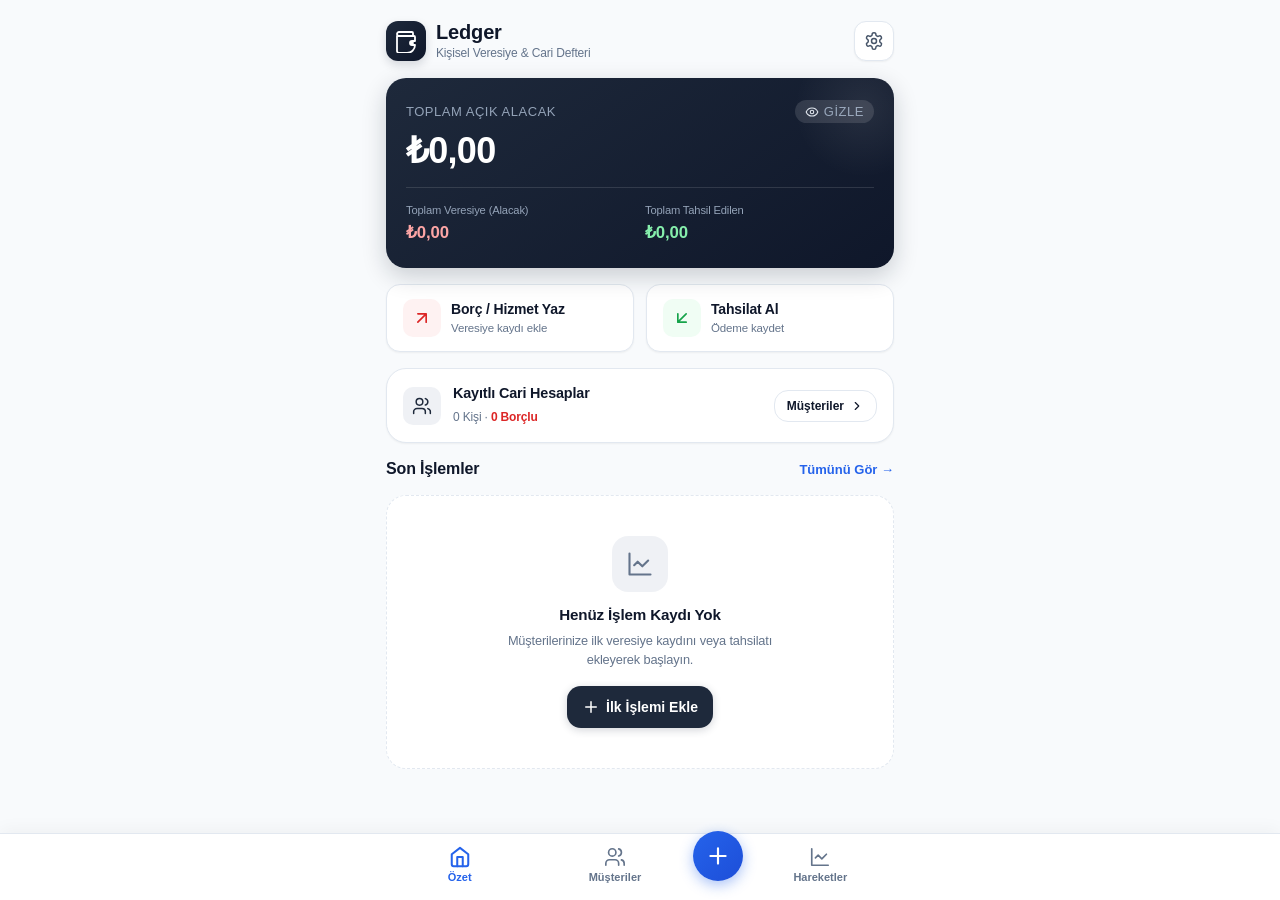
<file: index.html>
<!DOCTYPE html>
<html lang="tr">
<head>
  <meta charset="UTF-8" />
  <meta name="viewport" content="width=device-width, initial-scale=1.0, viewport-fit=cover" />
  <meta name="apple-mobile-web-app-capable" content="yes" />
  <meta name="apple-mobile-web-app-status-bar-style" content="default" />
  <meta name="apple-mobile-web-app-title" content="Ledger" />
  <meta name="format-detection" content="telephone=no" />
  <meta name="theme-color" content="#1E293B" />
  
  <title>Ledger — Kişisel Veresiye Defteri</title>
  
  <link rel="manifest" href="./manifest.webmanifest" />
  <link rel="icon" type="image/png" sizes="192x192" href="./icons/icon-192.png" />
  <link rel="apple-touch-icon" href="./icons/apple-touch-icon.png" />
  
  <link rel="stylesheet" href="./assets/app.css" />
  
  <script src="./assets/icons.js"></script>
  <script src="./db.js"></script>
  <script src="./assets/app.js" defer></script>
</head>
<body>
  <div class="app-container">
    
    <!-- Üst Başlık Barı -->
    <header class="app-header">
      <div class="app-brand">
        <div class="app-logo">
          <script>document.write(icon('wallet', 24));</script>
        </div>
        <div class="app-titles">
          <h1>Ledger</h1>
          <p id="appHeaderSub">Kişisel Veresiye & Cari Defteri</p>
        </div>
      </div>
      <div class="header-actions">
        <button type="button" class="btn-icon" onclick="openSettingsModal()" title="Yedekleme ve Ayarlar" aria-label="Ayarlar">
          <script>document.write(icon('settings', 20));</script>
        </button>
      </div>
    </header>

    <!-- ============================================== -->
    <!-- 1. SEKME: ÖZET (DASHBOARD)                     -->
    <!-- ============================================== -->
    <main id="view-dashboard" class="view-panel active" role="tabpanel" aria-labelledby="tab-dashboard">
      <!-- Hero Bakiye Kartı -->
      <section class="hero-card">
        <div class="hero-header">
          <span>Toplam Açık Alacak</span>
          <button type="button" id="dashBakiyeGizleBtn" class="btn-ghost-toggle" onclick="toggleGenelBakiye()">
            <script>document.write(icon('eye', 14));</script>
            <span>Gizle</span>
          </button>
        </div>
        <div id="dashGenelBakiye" class="hero-amount tabular-nums">₺0,00</div>
        
        <div class="hero-stats">
          <div class="stat-item">
            <span class="stat-label">Toplam Veresiye (Alacak)</span>
            <span id="dashToplamAlacak" class="stat-val red tabular-nums">₺0,00</span>
          </div>
          <div class="stat-item">
            <span class="stat-label">Toplam Tahsil Edilen</span>
            <span id="dashToplamTahsilat" class="stat-val green tabular-nums">₺0,00</span>
          </div>
        </div>
      </section>

      <!-- Hızlı İşlem Ekleme İkili Butonları -->
      <div class="quick-actions-grid">
        <div class="quick-action-btn" onclick="openIslemModal({ tip: 'hizmet' })" role="button" tabindex="0">
          <div class="action-icon-circle borc">
            <script>document.write(icon('arrow-up-right', 20));</script>
          </div>
          <div class="action-text">
            <strong>Borç / Hizmet Yaz</strong>
            <span>Veresiye kaydı ekle</span>
          </div>
        </div>

        <div class="quick-action-btn" onclick="openIslemModal({ tip: 'odeme' })" role="button" tabindex="0">
          <div class="action-icon-circle odeme">
            <script>document.write(icon('arrow-down-left', 20));</script>
          </div>
          <div class="action-text">
            <strong>Tahsilat Al</strong>
            <span>Ödeme kaydet</span>
          </div>
        </div>
      </div>

      <!-- Cari Durum Özeti Çubuğu -->
      <div class="card" style="padding: 14px 16px; display: flex; align-items: center; justify-content: space-between; cursor: pointer;" onclick="switchTab('customers')">
        <div style="display: flex; align-items: center; gap: 12px;">
          <div style="width: 38px; height: 38px; border-radius: 10px; background: rgba(148, 163, 184, 0.15); color: var(--primary); display: flex; align-items: center; justify-content: center;">
            <script>document.write(icon('users', 20));</script>
          </div>
          <div>
            <strong style="font-size: 0.9rem; color: var(--text-main); display: block;">Kayıtlı Cari Hesaplar</strong>
            <span style="font-size: 0.75rem; color: var(--text-muted);">
              <span id="dashMusteriSayisi">0 Kişi</span> · <span id="dashBorcluSayisi" style="color: var(--borc-red); font-weight: 600;">0 Borçlu</span>
            </span>
          </div>
        </div>
        <button type="button" class="btn btn-outline" style="padding: 6px 12px; font-size: 0.75rem; min-height: 32px;">
          Müşteriler <script>document.write(icon('chevron-right', 14));</script>
        </button>
      </div>

      <!-- Son İşlemler Akışı -->
      <section class="mt-4">
        <div class="section-header">
          <h2>Son İşlemler</h2>
          <button type="button" class="section-link" onclick="switchTab('reports')">Tümünü Gör →</button>
        </div>
        <div id="dashSonIslemlerList">
          <!-- Dinamik doldurulur -->
        </div>
      </section>
    </main>

    <!-- ============================================== -->
    <!-- 2. SEKME: MÜŞTERİLER (CARİ HESAPLAR)           -->
    <!-- ============================================== -->
    <main id="view-customers" class="view-panel" role="tabpanel" aria-labelledby="tab-customers">
      <div style="display: flex; align-items: center; justify-content: space-between; margin-bottom: 12px;">
        <div>
          <h2 style="font-size: 1.15rem; font-weight: 700;">Müşteriler</h2>
          <p style="font-size: 0.75rem; color: var(--text-muted);" id="customerCountBadge">0 Kişi</p>
        </div>
        <div style="display: flex; gap: 8px;">
          <button type="button" id="customerSortBtn" class="btn btn-outline" style="height: 38px; padding: 0 10px; font-size: 0.75rem;" onclick="toggleCustomerSort()">
            <script>document.write(icon('filter', 14));</script> <span>En Çok Borç</span>
          </button>
          <button type="button" class="btn btn-primary" style="height: 38px;" onclick="openMusteriModal()">
            <script>document.write(icon('user-plus', 16));</script> Yeni
          </button>
        </div>
      </div>

      <!-- Canlı Arama Kutusu -->
      <div class="search-box-wrapper">
        <span class="search-icon">
          <script>document.write(icon('magnifier', 18));</script>
        </span>
        <input type="search" id="customerSearchInput" class="search-input" placeholder="Müşteri adı veya telefon ile ara..." autocomplete="off" />
      </div>

      <!-- Filtre Çipleri -->
      <div class="filter-chips">
        <button type="button" class="chip active" data-filter="all" onclick="setCustomerFilter('all')">Tümü</button>
        <button type="button" class="chip" data-filter="borclu" onclick="setCustomerFilter('borclu')">🔴 Borçlular</button>
        <button type="button" class="chip" data-filter="alacakli" onclick="setCustomerFilter('alacakli')">🟢 Alacaklılar</button>
        <button type="button" class="chip" data-filter="sifir" onclick="setCustomerFilter('sifir')">⚪ Sıfır Bakiye</button>
      </div>

      <!-- Müşteri Listesi -->
      <div id="customerListContainer">
        <!-- Dinamik doldurulur -->
      </div>
    </main>

    <!-- ============================================== -->
    <!-- 3. SEKME: HAREKETLER / RAPORLAR (EKSTRE)       -->
    <!-- ============================================== -->
    <main id="view-reports" class="view-panel" role="tabpanel" aria-labelledby="tab-reports">
      <div style="display: flex; align-items: center; justify-content: space-between; margin-bottom: 12px;">
        <div>
          <h2 style="font-size: 1.15rem; font-weight: 700;">Hesap Ekstresi</h2>
          <p style="font-size: 0.75rem; color: var(--text-muted);">Mali Hareketler ve Döküm</p>
        </div>
        <div style="display: flex; gap: 6px;">
          <button type="button" class="btn btn-outline" style="padding: 6px 10px; font-size: 0.75rem; min-height: 36px;" onclick="copyEkstreText()" title="WhatsApp formatında kopyala">
            <script>document.write(icon('copy', 14));</script> Kopyala
          </button>
          <button type="button" class="btn btn-outline" style="padding: 6px 10px; font-size: 0.75rem; min-height: 36px;" onclick="window.print()" title="Yazdır veya PDF Kaydet">
            <script>document.write(icon('printer', 14));</script> Yazdır
          </button>
        </div>
      </div>

      <!-- Müşteri Seçici -->
      <div class="card" style="padding: 14px; margin-bottom: 12px;">
        <label class="form-label" for="reportMusteriSelect">Kişi / Cari Seçimi</label>
        <select id="reportMusteriSelect" class="form-select" onchange="handleReportMusteriChange(event)">
          <option value="all">🏢 Tüm Müşteriler (Genel Ekstre)</option>
        </select>
      </div>

      <!-- Seçili Müşteri Özel Banner'ı (Varsa) -->
      <div id="reportCustomerBanner" class="card" style="display: none; background: var(--bg-main); border-color: var(--primary-accent); margin-bottom: 12px;"></div>

      <!-- Tarih Filtreleme Çipleri -->
      <div class="card" style="padding: 14px; margin-bottom: 12px;">
        <span class="form-label" style="margin-bottom: 8px;">Dönem Filtresi</span>
        <div class="filter-chips" id="reportDateChips" style="margin-bottom: 10px;">
          <button type="button" class="chip active" data-date="tumu" onclick="setReportDateFilter('tumu')">Tümü</button>
          <button type="button" class="chip" data-date="bugun" onclick="setReportDateFilter('bugun')">Bugün</button>
          <button type="button" class="chip" data-date="bu-ay" onclick="setReportDateFilter('bu-ay')">Bu Ay</button>
          <button type="button" class="chip" data-date="son-30-gun" onclick="setReportDateFilter('son-30-gun')">Son 30 Gün</button>
        </div>
        <div style="display: grid; grid-template-columns: 1fr 1fr; gap: 8px;">
          <div>
            <label for="reportBaslangic" style="font-size: 0.6875rem; color: var(--text-muted); display: block; margin-bottom: 2px;">Başlangıç</label>
            <input type="date" id="reportBaslangic" class="form-input" style="padding: 8px 10px;" onchange="renderReports()" />
          </div>
          <div>
            <label for="reportBitis" style="font-size: 0.6875rem; color: var(--text-muted); display: block; margin-bottom: 2px;">Bitiş</label>
            <input type="date" id="reportBitis" class="form-input" style="padding: 8px 10px;" onchange="renderReports()" />
          </div>
        </div>
      </div>

      <!-- Dönem Bakiye Özeti Kartı -->
      <div class="report-summary-card">
        <div class="report-summary-box">
          <p>Dönem Alacak</p>
          <strong id="repOzetAlacak" class="red tabular-nums">₺0,00</strong>
        </div>
        <div class="report-summary-box">
          <p>Dönem Tahsilat</p>
          <strong id="repOzetTahsilat" class="green tabular-nums">₺0,00</strong>
        </div>
        <div class="report-summary-box highlight">
          <p>Net Fark</p>
          <strong id="repOzetNet" class="tabular-nums">₺0,00</strong>
        </div>
      </div>

      <!-- Kronolojik Hareket Akışı (Kaydırmasız Kartlar) -->
      <div id="reportTimelineContainer">
        <!-- Dinamik doldurulur -->
      </div>
    </main>

  </div>

  <!-- ============================================== -->
  <!-- ALT SABİT NAVİGASYON BARI (iOS BOTTOM TAB BAR) -->
  <!-- ============================================== -->
  <nav class="bottom-nav" role="navigation" aria-label="Ana Menü">
    <div class="bottom-nav-inner" role="tablist" aria-label="Sayfa Sekmeleri">
      <button type="button" id="tab-dashboard" class="nav-tab active" data-tab="dashboard" role="tab" aria-selected="true" aria-controls="view-dashboard" onclick="switchTab('dashboard')" aria-label="Özet">
        <script>document.write(icon('home', 22));</script>
        <span>Özet</span>
      </button>

      <button type="button" id="tab-customers" class="nav-tab" data-tab="customers" role="tab" aria-selected="false" aria-controls="view-customers" onclick="switchTab('customers')" aria-label="Müşteriler">
        <script>document.write(icon('users', 22));</script>
        <span>Müşteriler</span>
      </button>

      <!-- Ortadaki Hızlı İşlem Ekle FAB Butonu -->
      <button type="button" class="nav-fab-btn" onclick="openIslemModal()" aria-label="Yeni İşlem Ekle" title="Hızlı İşlem Ekle">
        <script>document.write(icon('plus', 26));</script>
      </button>

      <button type="button" id="tab-reports" class="nav-tab" data-tab="reports" role="tab" aria-selected="false" aria-controls="view-reports" onclick="switchTab('reports')" aria-label="Hareketler">
        <script>document.write(icon('chart', 22));</script>
        <span>Hareketler</span>
      </button>
    </div>
  </nav>

  <!-- ============================================== -->
  <!-- MODAL 1: EVRENSEL İŞLEM EKLE (TAHSİLAT / BORÇ) -->
  <!-- ============================================== -->
  <div id="modalIslemOverlay" class="modal-overlay" role="dialog" aria-modal="true" aria-labelledby="modalIslemTitle">
    <div class="bottom-sheet">
      <div class="sheet-drag-handle"></div>
      
      <div class="modal-header">
        <h3 id="modalIslemTitle">Yeni İşlem Kaydı</h3>
        <button type="button" class="btn-icon" onclick="closeAllModals()" aria-label="Kapat">
          <script>document.write(icon('close', 20));</script>
        </button>
      </div>

      <!-- Tip Seçici Switcher -->
      <div class="type-toggle-switch" role="tablist">
        <button type="button" id="islemToggleBtnOdeme" class="type-toggle-btn active odeme" onclick="setIslemModalTip('odeme')">
          <script>document.write(icon('arrow-down-left', 16));</script> Tahsilat (Ödeme Al)
        </button>
        <button type="button" id="islemToggleBtnBorc" class="type-toggle-btn" onclick="setIslemModalTip('hizmet')">
          <script>document.write(icon('arrow-up-right', 16));</script> Borç / Veresiye Yaz
        </button>
      </div>

      <form onsubmit="handleIslemSubmit(event)">
        <!-- Müşteri Seçimi -->
        <div class="form-group">
          <label class="form-label" for="islemModalMusteriSelect">Müşteri Seçin *</label>
          <select id="islemModalMusteriSelect" class="form-select" required onchange="updateBakiyeyiKapatButton()">
            <option value="">Yükleniyor...</option>
          </select>
        </div>

        <!-- Tutar Girişi -->
        <div class="form-group">
          <div style="display: flex; align-items: center; justify-content: space-between; margin-bottom: 6px;">
            <label class="form-label" for="islemModalTutar" style="margin-bottom: 0;">Tutar (TL) *</label>
            <button type="button" id="btnHizliKapatBakiye" class="btn-ghost-toggle" style="display: none; background: #DCFCE7; color: #166534; font-size: 0.75rem;">
              Bakiyeyi Kapat
            </button>
          </div>
          <div class="amount-input-box">
            <span class="amount-currency-symbol">₺</span>
            <input type="number" id="islemModalTutar" step="0.01" min="0.01" required placeholder="0.00" inputmode="decimal" class="amount-input-field tabular-nums" />
          </div>
          <!-- Hızlı Meblağ Butonları -->
          <div class="quick-amount-chips">
            <button type="button" class="quick-amount-btn" onclick="addQuickAmount(100)">+₺100</button>
            <button type="button" class="quick-amount-btn" onclick="addQuickAmount(250)">+₺250</button>
            <button type="button" class="quick-amount-btn" onclick="addQuickAmount(500)">+₺500</button>
            <button type="button" class="quick-amount-btn" onclick="addQuickAmount(1000)">+₺1.000</button>
            <button type="button" class="quick-amount-btn" onclick="addQuickAmount(5000)">+₺5.000</button>
          </div>
        </div>

        <!-- Açıklama -->
        <div class="form-group">
          <label class="form-label" for="islemModalAciklama">Açıklama / Not</label>
          <input type="text" id="islemModalAciklama" class="form-input" placeholder="Örn: Nakit Tahsilat veya Malzeme Bedeli" />
        </div>

        <!-- Tarih -->
        <div class="form-group">
          <label class="form-label" for="islemModalTarih">İşlem Tarihi</label>
          <input type="date" id="islemModalTarih" class="form-input" required />
        </div>

        <button type="submit" id="islemModalSubmitBtn" class="btn btn-odeme" style="width: 100%; height: 48px; margin-top: 8px;">
          <script>document.write(icon('arrow-down-left', 18));</script> Tahsilatı Kaydet
        </button>
      </form>
    </div>
  </div>

  <!-- ============================================== -->
  <!-- MODAL 2: MÜŞTERİ EKLE / DÜZENLE                 -->
  <!-- ============================================== -->
  <div id="modalMusteriOverlay" class="modal-overlay" role="dialog" aria-modal="true" aria-labelledby="musteriModalTitle">
    <div class="bottom-sheet">
      <div class="sheet-drag-handle"></div>
      
      <div class="modal-header">
        <h3 id="musteriModalTitle">Yeni Müşteri Ekle</h3>
        <button type="button" class="btn-icon" onclick="closeAllModals()" aria-label="Kapat">
          <script>document.write(icon('close', 20));</script>
        </button>
      </div>

      <form onsubmit="handleMusteriSubmit(event)">
        <div class="form-group">
          <label class="form-label" for="musteriModalAd">Müşteri / Firma Adı *</label>
          <input type="text" id="musteriModalAd" class="form-input" placeholder="Örn: Ahmet Yılmaz" required autocomplete="off" />
        </div>

        <div class="form-group">
          <label class="form-label" for="musteriModalTel">Telefon Numarası</label>
          <input type="tel" id="musteriModalTel" class="form-input" placeholder="05XX XXX XX XX" inputmode="tel" />
        </div>

        <div class="form-group" id="musteriModalIlkBakiyeDiv">
          <label class="form-label" for="musteriModalIlkBakiye">Devreden Borç Bakiyesi (Varsa)</label>
          <div class="amount-input-box">
            <span class="amount-currency-symbol" style="font-size: 1.1rem;">₺</span>
            <input type="number" id="musteriModalIlkBakiye" step="0.01" min="0" placeholder="0.00" inputmode="decimal" class="form-input tabular-nums" style="padding-left: 36px;" />
          </div>
          <p style="font-size: 0.72rem; color: var(--text-muted); margin-top: 4px;">Eski defterden devir gelen borç varsa buraya girebilirsiniz.</p>
        </div>

        <button type="submit" class="btn btn-primary" style="width: 100%; height: 46px; margin-top: 8px;">
          Kaydet
        </button>

        <div id="musteriModalSilBtn" style="display: none; margin-top: 14px; border-top: 1px solid var(--border); padding-top: 12px;">
          <button type="button" class="btn btn-borc" style="width: 100%;" onclick="handleMusteriSil()">
            <script>document.write(icon('trash', 16));</script> Kişiyi ve Tüm Hareketlerini Sil
          </button>
        </div>
      </form>
    </div>
  </div>

  <!-- ============================================== -->
  <!-- MODAL 3: YEDEKLEME & AYARLAR                   -->
  <!-- ============================================== -->
  <div id="modalSettingsOverlay" class="modal-overlay" role="dialog" aria-modal="true" aria-labelledby="settingsModalTitle">
    <div class="bottom-sheet">
      <div class="sheet-drag-handle"></div>
      
      <div class="modal-header">
        <h3 id="settingsModalTitle">Yedekleme & Ayarlar</h3>
        <button type="button" class="btn-icon" onclick="closeAllModals()" aria-label="Kapat">
          <script>document.write(icon('close', 20));</script>
        </button>
      </div>

      <div style="display: flex; flex-direction: column; gap: 10px;">
        <!-- Tema Seçimi (Karanlık / Aydınlık Mod) -->
        <div class="card" style="padding: 12px 14px; margin-bottom: 4px;">
          <span class="form-label" style="margin-bottom: 8px;">Görünüm Teması</span>
          <div style="display: grid; grid-template-columns: 1fr 1fr 1fr; gap: 6px;">
            <button type="button" class="btn btn-outline theme-btn" data-theme="auto" style="height: 36px; font-size: 0.75rem; padding: 0;" onclick="setTheme('auto')">
              Otomatik
            </button>
            <button type="button" class="btn btn-outline theme-btn" data-theme="light" style="height: 36px; font-size: 0.75rem; padding: 0;" onclick="setTheme('light')">
              ☀️ Açık
            </button>
            <button type="button" class="btn btn-outline theme-btn" data-theme="dark" style="height: 36px; font-size: 0.75rem; padding: 0;" onclick="setTheme('dark')">
              🌙 Koyu
            </button>
          </div>
        </div>

        <div class="card" style="padding: 12px 14px; margin-bottom: 4px; background: var(--bg-main);">
          <strong style="font-size: 0.85rem; color: var(--text-main); display: block; margin-bottom: 4px;">Verileriniz Cihazınızda</strong>
          <p style="font-size: 0.75rem; color: var(--text-muted);">
            Tüm kayıtlarınız iPhone hafızasında (IndexedDB) saklanır. Çevrimdışı çalışır. İçe aktarma öncesi otomatik emniyet snapshotu alınır.
          </p>
        </div>

        <!-- Yedek Dışa Aktarma -->
        <button type="button" class="btn btn-outline" style="width: 100%; justify-content: flex-start; height: 48px;" onclick="handleExportBackup()">
          <script>document.write(icon('download', 18));</script>
          <div style="text-align: left; margin-left: 8px;">
            <strong style="display: block; font-size: 0.85rem;">Yedek Al (JSON / WhatsApp Paylaş)</strong>
            <span style="font-size: 0.7rem; color: var(--text-muted);">Dosyalarınıza kaydedin veya WhatsApp ile gönderin</span>
          </div>
        </button>

        <!-- Yedek İçe Aktarma -->
        <label class="btn btn-outline" style="width: 100%; justify-content: flex-start; height: 48px; cursor: pointer;">
          <script>document.write(icon('upload', 18));</script>
          <div style="text-align: left; margin-left: 8px;">
            <strong style="display: block; font-size: 0.85rem;">Yedek Dosyası Yükle (Geri Yükle)</strong>
            <span style="font-size: 0.7rem; color: var(--text-muted);">Daha önce aldığınız .json yedeğini yükleyin</span>
          </div>
          <input type="file" accept=".json" style="display: none;" onchange="handleImportBackup(event)" />
        </label>

        <!-- Son Emniyet Yedeğine Geri Dön -->
        <button type="button" class="btn btn-outline" style="width: 100%; justify-content: flex-start; height: 44px;" onclick="handleRestoreSafetySnapshot()">
          <script>document.write(icon('clock', 18));</script>
          <div style="text-align: left; margin-left: 8px;">
            <strong style="display: block; font-size: 0.85rem;">Son Emniyet Snapshotuna Geri Dön</strong>
            <span style="font-size: 0.7rem; color: var(--text-muted);">Son yükleme/sıfırlama öncesi otomatik yedeği geri getirir</span>
          </div>
        </button>

        <!-- Örnek Veri Yükleme -->
        <button type="button" class="btn btn-outline" style="width: 100%; justify-content: flex-start; height: 44px;" onclick="handleSampleDataLoad()">
          <script>document.write(icon('plus-circle', 18));</script>
          <div style="text-align: left; margin-left: 8px;">
            <strong style="display: block; font-size: 0.85rem;">Örnek Veri Yükle</strong>
            <span style="font-size: 0.7rem; color: var(--text-muted);">3 örnek müşteri ve deneme hareketleri ekler</span>
          </div>
        </button>

        <!-- Sıfırlama -->
        <div style="border-top: 1px solid var(--border); padding-top: 10px; margin-top: 4px;">
          <button type="button" class="btn btn-borc" style="width: 100%;" onclick="handleResetAllData()">
            <script>document.write(icon('trash', 16));</script> Tüm Veritabanını Sıfırla (Onaylı)
          </button>
        </div>
      </div>
    </div>
  </div>

  <!-- Toast Bildirim Alanı -->
  <div id="appToastContainer" class="toast-container" aria-live="polite"></div>

  <!-- Service Worker Kaydı -->
  <script>
    if ('serviceWorker' in navigator) {
      window.addEventListener('load', () => {
        navigator.serviceWorker.register('./sw.js', { scope: './' })
          .then((reg) => console.log('SW hazır:', reg.scope))
          .catch((err) => console.warn('SW kaydı atlandı:', err));
      });
    }
  </script>
</body>
</html>
</file>
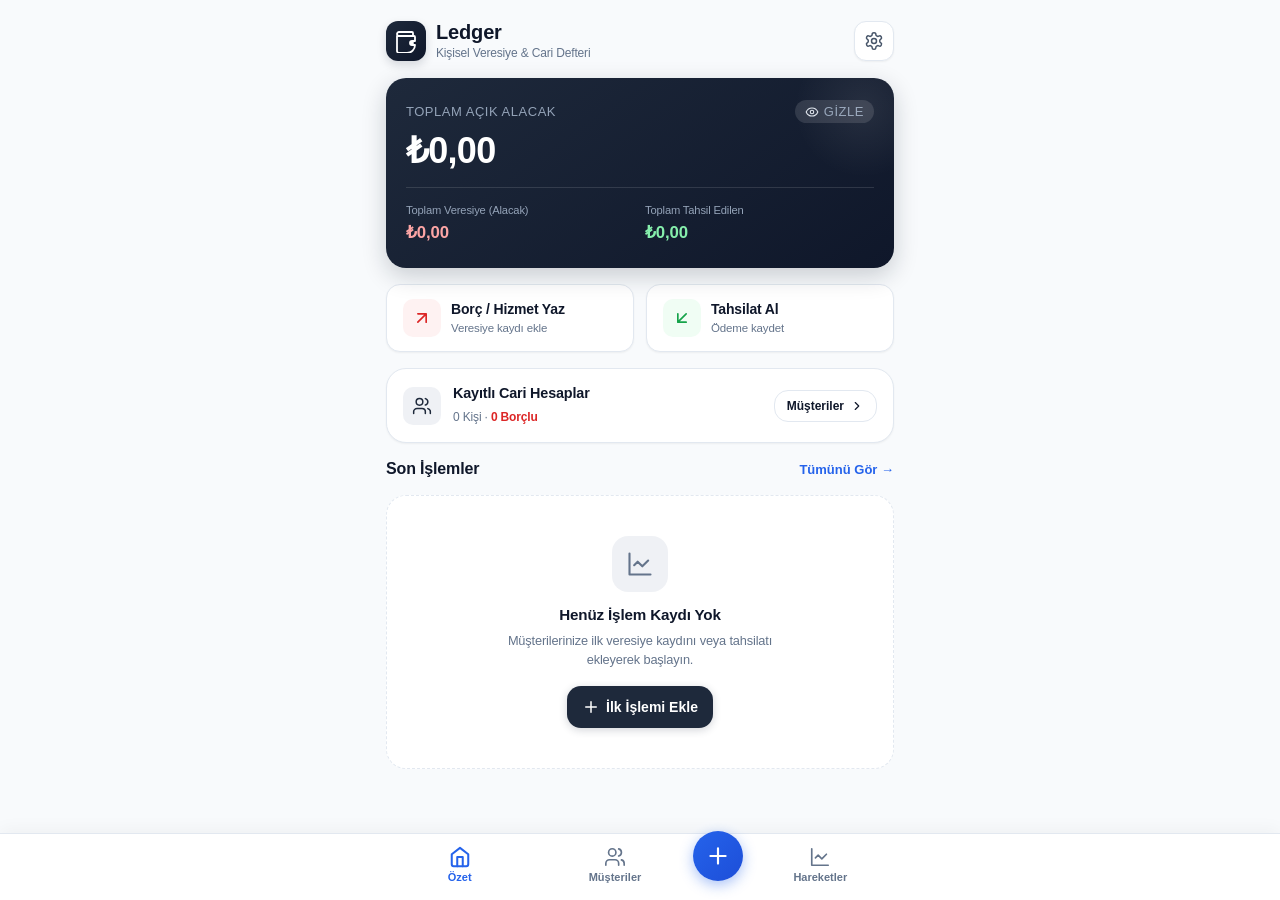
<file: ana-sayfa/ana-sayfa.html>
<!DOCTYPE html>
<html lang="tr">
<head>
  <meta charset="UTF-8">
  <meta http-equiv="refresh" content="0; url=../index.html?tab=dashboard">
  <script>window.location.replace('../index.html?tab=dashboard');</script>
  <title>Yönlendiriliyor...</title>
</head>
<body style="font-family: -apple-system, sans-serif; text-align: center; padding-top: 50px;">
  <p>Ledger açılıyor...</p>
</body>
</html>
</file>
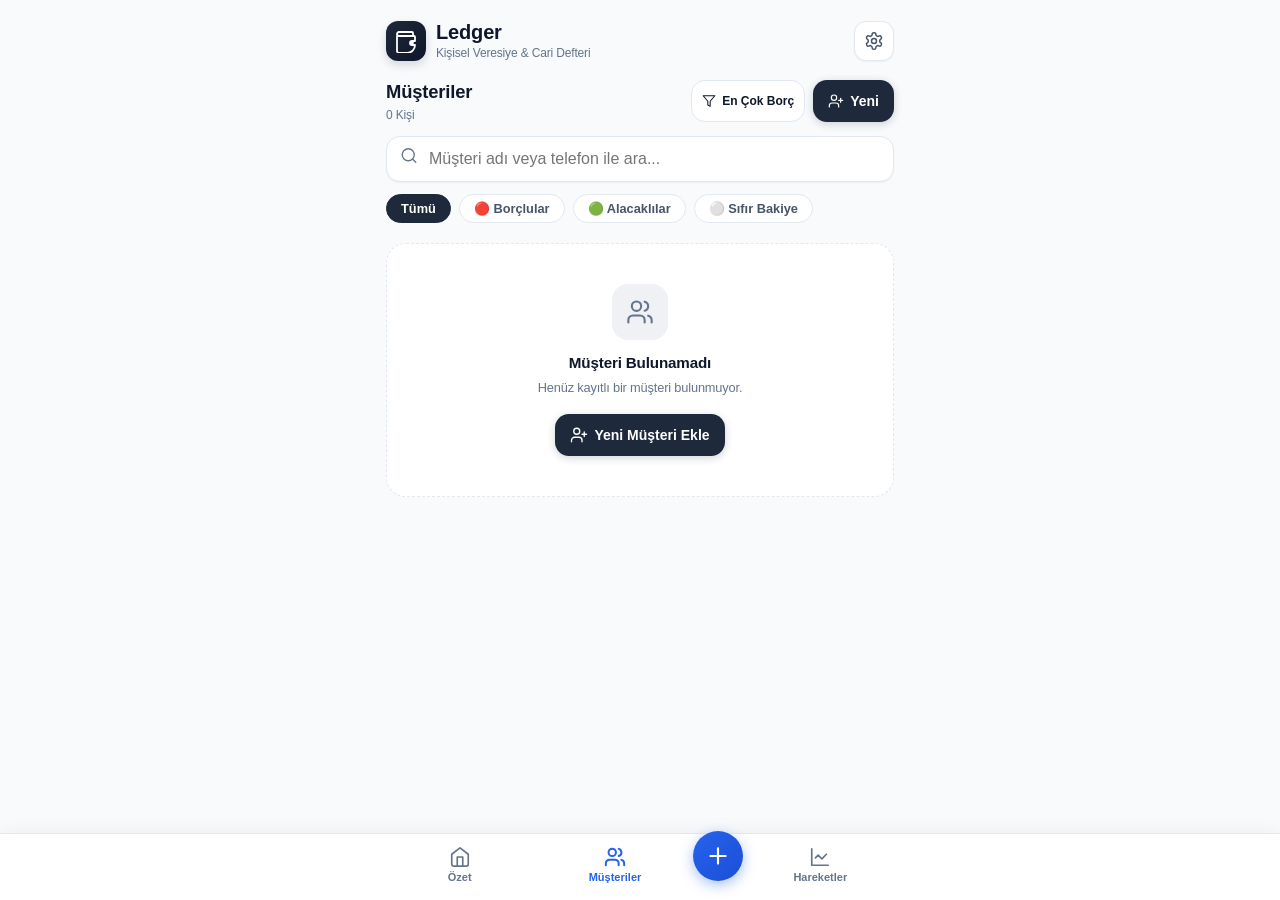
<file: bakiyeler/bakiyeler.html>
<!DOCTYPE html>
<html lang="tr">
<head>
  <meta charset="UTF-8">
  <meta http-equiv="refresh" content="0; url=../index.html?tab=customers">
  <script>window.location.replace('../index.html?tab=customers');</script>
  <title>Yönlendiriliyor...</title>
</head>
<body style="font-family: -apple-system, sans-serif; text-align: center; padding-top: 50px;">
  <p>Müşteriler sayfasına yönlendiriliyorsunuz...</p>
</body>
</html>
</file>
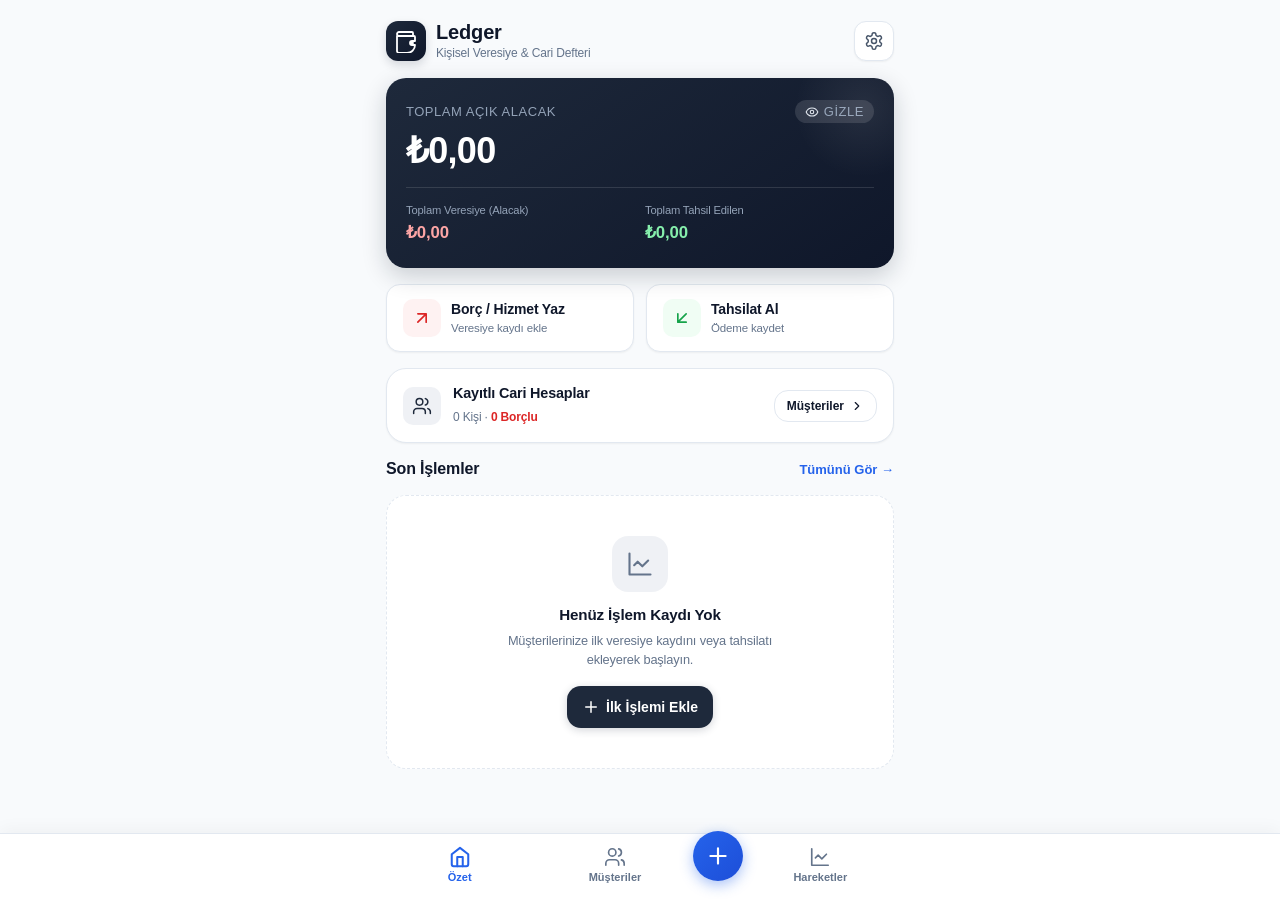
<file: islem-ekle/islem-ekle.html>
<!DOCTYPE html>
<html lang="tr">
<head>
  <meta charset="UTF-8">
  <meta http-equiv="refresh" content="0; url=../index.html?tab=dashboard">
  <script>window.location.replace('../index.html?tab=dashboard');</script>
  <title>Yönlendiriliyor...</title>
</head>
<body style="font-family: -apple-system, sans-serif; text-align: center; padding-top: 50px;">
  <p>İşlem sayfasına yönlendiriliyorsunuz...</p>
</body>
</html>
</file>
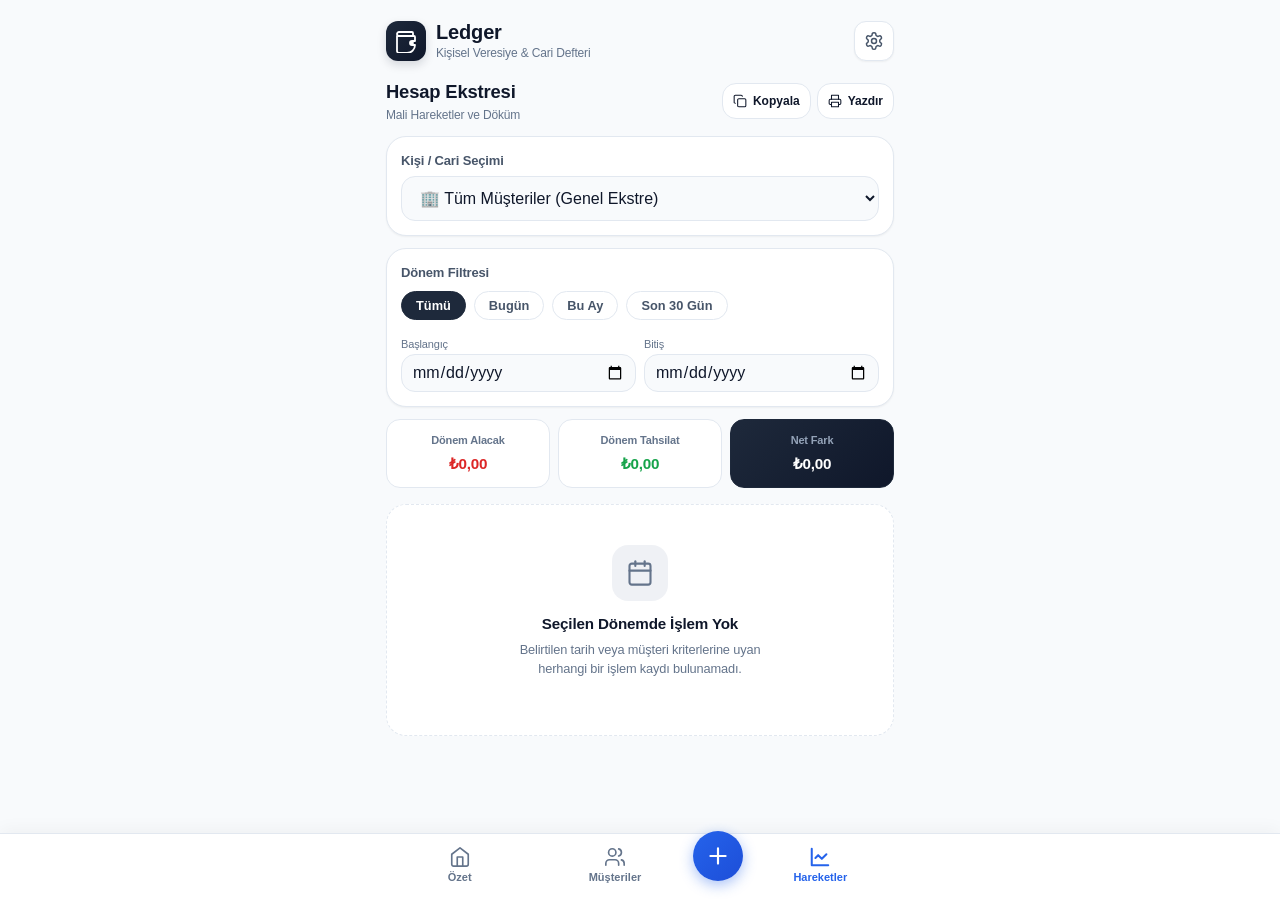
<file: raporlar/raporlar.html>
<!DOCTYPE html>
<html lang="tr">
<head>
  <meta charset="UTF-8">
  <meta http-equiv="refresh" content="0; url=../index.html?tab=reports">
  <script>
    const params = new URLSearchParams(window.location.search);
    const mId = params.get('musteriId');
    if (mId) {
      window.location.replace('../index.html?tab=reports&musteriId=' + encodeURIComponent(mId));
    } else {
      window.location.replace('../index.html?tab=reports');
    }
  </script>
  <title>Yönlendiriliyor...</title>
</head>
<body style="font-family: -apple-system, sans-serif; text-align: center; padding-top: 50px;">
  <p>Raporlar sayfasına yönlendiriliyorsunuz...</p>
</body>
</html>
</file>
<file: assets/app.css>
/**
 * Ledger — Mobil Öncelikli Ana Stil Dosyası (assets/app.css)
 * iPhone ve modern mobil cihazlar için optimize edilmiş, sıfır taşmalı,
 * yüksek kontrastlı, iOS Safe-Area ve Karanlık Mod (Dark Mode) destekli CSS mimarisi.
 */

:root {
  --primary: #1E293B; /* Derin Şık Lacivert */
  --primary-light: #334155;
  --primary-accent: #2563EB; /* Aksiyon Mavisi */
  --bg-main: #F8FAFC; /* Temiz Ferah Gri */
  --card-bg: #FFFFFF;
  --border: #E2E8F0;
  --border-focus: #94A3B8;
  
  --text-main: #0F172A; /* Yüksek Kontrast Metin (WCAG AAA) */
  --text-muted: #64748B;
  --text-sub: #475569;

  /* Finansal Renkler */
  --borc-red: #DC2626; /* Alacak / Veresiye (Kırmızı) */
  --borc-bg: #FEF2F2;
  --borc-border: #FCA5A5;
  
  --odeme-green: #16A34A; /* Tahsilat / Ödeme (Yeşil) */
  --odeme-bg: #F0FDF4;
  --odeme-border: #86EFAC;

  --neutral-blue: #0284C7;
  --neutral-bg: #F0F9FF;

  --radius-sm: 8px;
  --radius-md: 14px;
  --radius-lg: 20px;
  --radius-full: 9999px;

  --shadow-sm: 0 1px 2px 0 rgba(0, 0, 0, 0.05);
  --shadow-md: 0 4px 6px -1px rgba(0, 0, 0, 0.07), 0 2px 4px -2px rgba(0, 0, 0, 0.05);
  --shadow-lg: 0 10px 15px -3px rgba(0, 0, 0, 0.08), 0 4px 6px -4px rgba(0, 0, 0, 0.04);
  --shadow-bottom-bar: 0 -4px 16px rgba(0, 0, 0, 0.04);

  --font-family: -apple-system, BlinkMacSystemFont, "SF Pro Text", "SF Pro Display", "Segoe UI", Roboto, sans-serif;
}

/* Karanlık Mod (Dark Mode) Desteği */
[data-theme="dark"] {
  --primary: #F8FAFC;
  --primary-light: #E2E8F0;
  --primary-accent: #3B82F6;
  --bg-main: #090D16; /* Derin OLED Siyah */
  --card-bg: #131A27;
  --border: #232E42;
  --border-focus: #475569;
  --text-main: #F8FAFC;
  --text-muted: #94A3B8;
  --text-sub: #CBD5E1;
  --borc-red: #F87171;
  --borc-bg: #2B1417;
  --borc-border: #7F1D1D;
  --odeme-green: #4ADE80;
  --odeme-bg: #0D261A;
  --odeme-border: #14532D;
  --shadow-bottom-bar: 0 -4px 16px rgba(0, 0, 0, 0.5);
}

@media (prefers-color-scheme: dark) {
  :root:not([data-theme="light"]) {
    --primary: #F8FAFC;
    --primary-light: #E2E8F0;
    --primary-accent: #3B82F6;
    --bg-main: #090D16;
    --card-bg: #131A27;
    --border: #232E42;
    --border-focus: #475569;
    --text-main: #F8FAFC;
    --text-muted: #94A3B8;
    --text-sub: #CBD5E1;
    --borc-red: #F87171;
    --borc-bg: #2B1417;
    --borc-border: #7F1D1D;
    --odeme-green: #4ADE80;
    --odeme-bg: #0D261A;
    --odeme-border: #14532D;
    --shadow-bottom-bar: 0 -4px 16px rgba(0, 0, 0, 0.5);
  }
}

/* Temel Sıfırlama & iOS Taşma Koruması */
*, *::before, *::after {
  box-sizing: border-box;
  margin: 0;
  padding: 0;
  -webkit-tap-highlight-color: transparent;
}

/* WCAG 1.4.4 Uyumlu Dokunma Davranışı: 300ms gecikmeyi engeller */
button, input, select, textarea, a, .chip, .quick-action-btn, .nav-tab {
  touch-action: manipulation;
}

html {
  font-size: 16px;
  -webkit-text-size-adjust: 100%;
  text-size-adjust: 100%;
  height: 100%;
}

body {
  font-family: var(--font-family);
  background-color: var(--bg-main);
  color: var(--text-main);
  line-height: 1.5;
  letter-spacing: -0.01em;
  min-height: 100%;
  max-width: 100vw;
  overflow-x: hidden;
  position: relative;
  -webkit-font-smoothing: antialiased;
}

/* Sayıların ve Tutarların Eşit Aralıklı Hizalanması */
.tabular-nums {
  font-variant-numeric: tabular-nums;
  font-feature-settings: "tnum";
}

/* Ana Konteyner: iPhone Max Genişliği & Safe Area */
.app-container {
  width: 100%;
  max-width: 540px;
  margin-left: auto;
  margin-right: auto;
  min-height: 100vh;
  display: flex;
  flex-direction: column;
  padding-top: max(env(safe-area-inset-top, 0px), 12px);
  padding-bottom: calc(env(safe-area-inset-bottom, 0px) + 84px);
  padding-left: 16px;
  padding-right: 16px;
}

/* Üst Başlık Barı (App Header) */
.app-header {
  display: flex;
  align-items: center;
  justify-content: space-between;
  padding: 8px 0 16px 0;
}

.app-brand {
  display: flex;
  align-items: center;
  gap: 10px;
}

.app-logo {
  width: 40px;
  height: 40px;
  border-radius: 12px;
  background: linear-gradient(135deg, #1E293B, #0F172A);
  color: #FFFFFF;
  display: flex;
  align-items: center;
  justify-content: center;
  box-shadow: 0 4px 10px rgba(15, 23, 42, 0.15);
}

[data-theme="dark"] .app-logo {
  background: linear-gradient(135deg, #2563EB, #1D4ED8);
}

.app-titles h1 {
  font-size: 1.25rem;
  font-weight: 700;
  color: var(--text-main);
  line-height: 1.2;
}

.app-titles p {
  font-size: 0.75rem;
  font-weight: 500;
  color: var(--text-muted);
}

.header-actions {
  display: flex;
  align-items: center;
  gap: 8px;
}

/* Buton Standartları */
.btn {
  display: inline-flex;
  align-items: center;
  justify-content: center;
  gap: 6px;
  border-radius: var(--radius-md);
  font-size: 0.875rem;
  font-weight: 600;
  cursor: pointer;
  border: 1px solid transparent;
  transition: all 0.15s ease;
  min-height: 42px;
  padding: 0 14px;
}

.btn:active {
  transform: scale(0.97);
}

.btn-icon {
  width: 40px;
  height: 40px;
  padding: 0;
  border-radius: 12px;
  background: var(--card-bg);
  border: 1px solid var(--border);
  color: var(--text-sub);
  display: inline-flex;
  align-items: center;
  justify-content: center;
  box-shadow: var(--shadow-sm);
  cursor: pointer;
}

.btn-icon:hover {
  background: rgba(0,0,0,0.04);
  color: var(--text-main);
}

.btn-primary {
  background-color: var(--primary);
  color: #FFFFFF;
  box-shadow: 0 2px 8px rgba(30, 41, 59, 0.2);
}

[data-theme="dark"] .btn-primary {
  background-color: var(--primary-accent);
  color: #FFFFFF;
}

.btn-primary:active {
  background-color: #0F172A;
}

.btn-borc {
  background-color: var(--borc-bg);
  color: var(--borc-red);
  border-color: var(--borc-border);
}

.btn-borc:active {
  background-color: rgba(220, 38, 38, 0.15);
}

.btn-odeme {
  background-color: var(--odeme-bg);
  color: var(--odeme-green);
  border-color: var(--odeme-border);
}

.btn-odeme:active {
  background-color: rgba(22, 163, 74, 0.15);
}

.btn-outline {
  background: var(--card-bg);
  border: 1px solid var(--border);
  color: var(--text-main);
}

/* Kartlar */
.card {
  background-color: var(--card-bg);
  border-radius: var(--radius-lg);
  border: 1px solid var(--border);
  box-shadow: var(--shadow-sm);
  padding: 18px;
  margin-bottom: 14px;
}

/* Hero Genel Bakiye Kartı */
.hero-card {
  background: linear-gradient(145deg, #1E293B, #0F172A);
  color: #FFFFFF;
  border-radius: var(--radius-lg);
  padding: 22px 20px;
  margin-bottom: 16px;
  box-shadow: 0 8px 24px rgba(15, 23, 42, 0.2);
  position: relative;
  overflow: hidden;
}

[data-theme="dark"] .hero-card {
  background: linear-gradient(145deg, #131A27, #0B111D);
  border: 1px solid #232E42;
}

.hero-card::after {
  content: "";
  position: absolute;
  top: -40px;
  right: -40px;
  width: 140px;
  height: 140px;
  background: radial-gradient(circle, rgba(255,255,255,0.08) 0%, rgba(255,255,255,0) 70%);
  border-radius: 50%;
  pointer-events: none;
}

.hero-header {
  display: flex;
  align-items: center;
  justify-content: space-between;
  margin-bottom: 8px;
}

.hero-header span {
  font-size: 0.8125rem;
  font-weight: 500;
  color: #94A3B8;
  text-transform: uppercase;
  letter-spacing: 0.04em;
}

.btn-ghost-toggle {
  background: rgba(255, 255, 255, 0.12);
  border: none;
  color: #E2E8F0;
  border-radius: var(--radius-full);
  padding: 4px 10px;
  font-size: 0.75rem;
  font-weight: 600;
  display: inline-flex;
  align-items: center;
  gap: 5px;
  cursor: pointer;
}

.hero-amount {
  font-size: 2.25rem;
  font-weight: 800;
  letter-spacing: -0.02em;
  margin-bottom: 16px;
  line-height: 1.1;
  color: #FFFFFF;
}

.hero-stats {
  display: grid;
  grid-template-columns: 1fr 1fr;
  gap: 10px;
  border-top: 1px solid rgba(255, 255, 255, 0.12);
  padding-top: 14px;
}

.stat-item {
  display: flex;
  flex-direction: column;
}

.stat-label {
  font-size: 0.7rem;
  color: #94A3B8;
  font-weight: 500;
  margin-bottom: 2px;
}

.stat-val {
  font-size: 1.05rem;
  font-weight: 700;
}

.stat-val.red { color: #FCA5A5; }
.stat-val.green { color: #86EFAC; }

/* Hızlı Aksiyon İkili Butonları */
.quick-actions-grid {
  display: grid;
  grid-template-columns: 1fr 1fr;
  gap: 12px;
  margin-bottom: 16px;
}

.quick-action-btn {
  display: flex;
  align-items: center;
  gap: 10px;
  padding: 14px 16px;
  border-radius: var(--radius-md);
  border: 1px solid var(--border);
  background: var(--card-bg);
  box-shadow: var(--shadow-sm);
  cursor: pointer;
  transition: all 0.15s ease;
  text-align: left;
}

.quick-action-btn:active {
  transform: scale(0.97);
}

.action-icon-circle {
  width: 38px;
  height: 38px;
  border-radius: 10px;
  display: flex;
  align-items: center;
  justify-content: center;
  flex-shrink: 0;
}

.action-icon-circle.borc {
  background-color: var(--borc-bg);
  color: var(--borc-red);
}

.action-icon-circle.odeme {
  background-color: var(--odeme-bg);
  color: var(--odeme-green);
}

.action-text strong {
  display: block;
  font-size: 0.875rem;
  color: var(--text-main);
  font-weight: 700;
}

.action-text span {
  display: block;
  font-size: 0.72rem;
  color: var(--text-muted);
}

/* Bölüm Başlıkları */
.section-header {
  display: flex;
  align-items: center;
  justify-content: space-between;
  margin-bottom: 12px;
}

.section-header h2 {
  font-size: 1rem;
  font-weight: 700;
  color: var(--text-main);
}

.section-link {
  font-size: 0.8125rem;
  font-weight: 600;
  color: var(--primary-accent);
  background: none;
  border: none;
  cursor: pointer;
}

/* Müşteri Arama ve Filtre Çubuğu */
.search-box-wrapper {
  position: relative;
  margin-bottom: 12px;
}

.search-icon {
  position: absolute;
  left: 14px;
  top: 50%;
  transform: translateY(-50%);
  color: var(--text-muted);
  pointer-events: none;
}

.search-input {
  width: 100%;
  height: 46px;
  padding-left: 42px;
  padding-right: 14px;
  border-radius: var(--radius-md);
  border: 1px solid var(--border);
  background: var(--card-bg);
  font-size: 16px !important; /* iOS Zoom Önleme */
  color: var(--text-main);
  box-shadow: var(--shadow-sm);
  outline: none;
}

.search-input:focus {
  border-color: var(--primary-accent);
  box-shadow: 0 0 0 3px rgba(37, 99, 235, 0.12);
}

/* Yatay Filtre Çipleri */
.filter-chips {
  display: flex;
  gap: 8px;
  overflow-x: auto;
  padding-bottom: 6px;
  margin-bottom: 14px;
  scrollbar-width: none;
}

.filter-chips::-webkit-scrollbar {
  display: none;
}

.chip {
  flex-shrink: 0;
  padding: 6px 14px;
  border-radius: var(--radius-full);
  font-size: 0.8rem;
  font-weight: 600;
  border: 1px solid var(--border);
  background: var(--card-bg);
  color: var(--text-sub);
  cursor: pointer;
  transition: all 0.15s ease;
}

.chip.active {
  background: var(--primary);
  color: #FFFFFF;
  border-color: var(--primary);
}

[data-theme="dark"] .chip.active {
  background: var(--primary-accent);
  border-color: var(--primary-accent);
}

/* Müşteri Kartı (iOS Liste Öğesi) */
.customer-card {
  background: var(--card-bg);
  border-radius: var(--radius-lg);
  border: 1px solid var(--border);
  padding: 16px;
  margin-bottom: 10px;
  box-shadow: var(--shadow-sm);
  transition: transform 0.12s ease;
  cursor: pointer;
}

.customer-card:active {
  transform: scale(0.985);
}

.customer-top {
  display: flex;
  align-items: flex-start;
  justify-content: space-between;
  gap: 12px;
}

.customer-info {
  display: flex;
  align-items: center;
  gap: 12px;
  min-width: 0;
  flex: 1;
}

.avatar {
  width: 44px;
  height: 44px;
  border-radius: 12px;
  display: flex;
  align-items: center;
  justify-content: center;
  font-weight: 700;
  font-size: 0.95rem;
  flex-shrink: 0;
}

.avatar.borc {
  background: var(--borc-bg);
  color: var(--borc-red);
}

.avatar.odeme {
  background: var(--odeme-bg);
  color: var(--odeme-green);
}

.avatar.sifir {
  background: rgba(148, 163, 184, 0.15);
  color: var(--text-muted);
}

.customer-details {
  min-width: 0;
  flex: 1;
}

.customer-name {
  font-size: 0.95rem;
  font-weight: 700;
  color: var(--text-main);
  white-space: nowrap;
  overflow: hidden;
  text-overflow: ellipsis;
}

.customer-subtext {
  font-size: 0.75rem;
  color: var(--text-muted);
  margin-top: 2px;
  display: flex;
  align-items: center;
  gap: 8px;
}

.customer-status-badge {
  display: inline-flex;
  align-items: center;
  gap: 4px;
  font-size: 0.7rem;
  font-weight: 600;
  margin-top: 4px;
}

.customer-status-badge.danger { color: var(--borc-red); }
.customer-status-badge.warning { color: #D97706; }
.customer-status-badge.success { color: var(--odeme-green); }
.customer-status-badge.clean { color: var(--text-muted); }

.customer-balance-block {
  text-align: right;
  flex-shrink: 0;
}

.customer-balance-amount {
  font-size: 1.125rem;
  font-weight: 800;
  line-height: 1.2;
}

.customer-balance-amount.red { color: var(--borc-red); }
.customer-balance-amount.green { color: var(--odeme-green); }
.customer-balance-amount.grey { color: var(--text-muted); }

.customer-balance-label {
  font-size: 0.6875rem;
  font-weight: 600;
  color: var(--text-muted);
  text-transform: uppercase;
  margin-top: 2px;
}

.customer-actions-row {
  display: flex;
  align-items: center;
  gap: 8px;
  margin-top: 12px;
  padding-top: 10px;
  border-top: 1px solid var(--border);
}

.btn-mini-action {
  flex: 1;
  height: 36px;
  font-size: 0.75rem;
  font-weight: 600;
  border-radius: var(--radius-sm);
  display: inline-flex;
  align-items: center;
  justify-content: center;
  gap: 4px;
  border: 1px solid var(--border);
  background: var(--bg-main);
  cursor: pointer;
  transition: all 0.12s ease;
}

.btn-mini-action:active {
  transform: scale(0.96);
}

.btn-mini-action.tahsilat {
  color: var(--odeme-green);
  border-color: var(--odeme-border);
  background: var(--odeme-bg);
}

.btn-mini-action.borc {
  color: var(--borc-red);
  border-color: var(--borc-border);
  background: var(--borc-bg);
}

.btn-circle-tool {
  width: 36px;
  height: 36px;
  border-radius: var(--radius-sm);
  border: 1px solid var(--border);
  background: var(--bg-main);
  color: var(--text-sub);
  display: inline-flex;
  align-items: center;
  justify-content: center;
  cursor: pointer;
}

/* Hareket (İşlem) Kartı */
.tx-item {
  display: flex;
  align-items: center;
  justify-content: space-between;
  padding: 12px 14px;
  background: var(--card-bg);
  border-radius: var(--radius-md);
  border: 1px solid var(--border);
  margin-bottom: 8px;
  gap: 12px;
}

.tx-left {
  display: flex;
  align-items: center;
  gap: 12px;
  min-width: 0;
  flex: 1;
}

.tx-icon-circle {
  width: 36px;
  height: 36px;
  border-radius: 10px;
  display: flex;
  align-items: center;
  justify-content: center;
  flex-shrink: 0;
}

.tx-icon-circle.hizmet {
  background: var(--borc-bg);
  color: var(--borc-red);
}

.tx-icon-circle.odeme {
  background: var(--odeme-bg);
  color: var(--odeme-green);
}

.tx-meta {
  min-width: 0;
  flex: 1;
}

.tx-title {
  font-size: 0.875rem;
  font-weight: 700;
  color: var(--text-main);
  white-space: nowrap;
  overflow: hidden;
  text-overflow: ellipsis;
}

.tx-subtitle {
  font-size: 0.72rem;
  color: var(--text-muted);
  margin-top: 1px;
  white-space: nowrap;
  overflow: hidden;
  text-overflow: ellipsis;
}

.tx-right {
  text-align: right;
  flex-shrink: 0;
}

.tx-amount {
  font-size: 0.95rem;
  font-weight: 800;
}

.tx-amount.red { color: var(--borc-red); }
.tx-amount.green { color: var(--odeme-green); }

.tx-del-btn {
  background: none;
  border: none;
  color: #94A3B8;
  cursor: pointer;
  padding: 4px;
  margin-top: 2px;
  display: inline-flex;
}

.tx-del-btn:hover {
  color: var(--borc-red);
}

/* Tarih Grubu Başlığı */
.date-group-header {
  font-size: 0.75rem;
  font-weight: 700;
  color: var(--text-muted);
  text-transform: uppercase;
  letter-spacing: 0.05em;
  margin: 16px 0 6px 4px;
  display: flex;
  align-items: center;
  gap: 6px;
}

/* Boş Durum (Empty State) */
.empty-state {
  text-align: center;
  padding: 40px 20px;
  background: var(--card-bg);
  border-radius: var(--radius-lg);
  border: 1px dashed var(--border);
  margin: 14px 0;
}

.empty-icon {
  width: 56px;
  height: 56px;
  border-radius: 16px;
  background: rgba(148, 163, 184, 0.15);
  color: var(--text-muted);
  display: inline-flex;
  align-items: center;
  justify-content: center;
  margin-bottom: 12px;
}

.empty-state h3 {
  font-size: 0.95rem;
  font-weight: 700;
  color: var(--text-main);
  margin-bottom: 4px;
}

.empty-state p {
  font-size: 0.8rem;
  color: var(--text-muted);
  max-width: 280px;
  margin: 0 auto 16px auto;
}

/* Alt Sabit Navigasyon Barı (iOS Bottom Tab Bar) */
.bottom-nav {
  position: fixed;
  bottom: 0;
  left: 0;
  right: 0;
  background: rgba(255, 255, 255, 0.92);
  -webkit-backdrop-filter: blur(16px);
  backdrop-filter: blur(16px);
  border-top: 1px solid var(--border);
  box-shadow: var(--shadow-bottom-bar);
  z-index: 40;
  padding-bottom: max(env(safe-area-inset-bottom, 0px), 6px);
}

[data-theme="dark"] .bottom-nav {
  background: rgba(19, 26, 39, 0.92);
}

.bottom-nav-inner {
  max-width: 540px;
  margin: 0 auto;
  display: flex;
  align-items: center;
  justify-content: space-around;
  height: 60px;
  padding: 0 12px;
}

.nav-tab {
  flex: 1;
  display: flex;
  flex-direction: column;
  align-items: center;
  justify-content: center;
  gap: 3px;
  background: none;
  border: none;
  color: var(--text-muted);
  font-size: 0.6875rem;
  font-weight: 600;
  cursor: pointer;
  padding: 4px 0;
  transition: all 0.12s ease;
}

.nav-tab:active {
  transform: scale(0.92);
}

.nav-tab.active {
  color: var(--primary-accent);
}

.nav-tab.active svg {
  stroke-width: 2.2;
}

/* Ortadaki Yuvarlak Hızlı Ekle FAB Butonu */
.nav-fab-btn {
  width: 50px;
  height: 50px;
  border-radius: 50%;
  background: linear-gradient(135deg, #2563EB, #1D4ED8);
  color: #FFFFFF;
  border: none;
  box-shadow: 0 4px 14px rgba(37, 99, 235, 0.4);
  display: flex;
  align-items: center;
  justify-content: center;
  cursor: pointer;
  margin-top: -16px;
  transition: transform 0.15s ease;
  flex-shrink: 0;
}

.nav-fab-btn:active {
  transform: scale(0.9);
}

/* Modallar & Bottom Sheet (iOS Tarzı Alttan Açılan Pencere) */
.modal-overlay {
  position: fixed;
  inset: 0;
  background: rgba(15, 23, 42, 0.5);
  -webkit-backdrop-filter: blur(4px);
  backdrop-filter: blur(4px);
  z-index: 100;
  display: flex;
  align-items: flex-end;
  justify-content: center;
  opacity: 0;
  visibility: hidden;
  transition: opacity 0.2s ease, visibility 0.2s ease;
}

.modal-overlay.open {
  opacity: 1;
  visibility: visible;
}

.bottom-sheet {
  background: var(--card-bg);
  width: 100%;
  max-width: 540px;
  border-top-left-radius: 24px;
  border-top-right-radius: 24px;
  padding: 20px 20px calc(max(env(safe-area-inset-bottom, 0px), 16px) + 12px) 20px;
  box-shadow: 0 -10px 30px rgba(0, 0, 0, 0.2);
  transform: translateY(100%);
  transition: transform 0.25s cubic-bezier(0.2, 0.9, 0.3, 1);
  max-height: 90vh;
  overflow-y: auto;
}

.modal-overlay.open .bottom-sheet {
  transform: translateY(0);
}

.sheet-drag-handle {
  width: 36px;
  height: 4px;
  background: #CBD5E1;
  border-radius: 2px;
  margin: 0 auto 16px auto;
}

[data-theme="dark"] .sheet-drag-handle {
  background: #475569;
}

.modal-header {
  display: flex;
  align-items: center;
  justify-content: space-between;
  margin-bottom: 16px;
}

.modal-header h3 {
  font-size: 1.15rem;
  font-weight: 700;
  color: var(--text-main);
}

/* Form Elemanları & iOS Klavye Uyumları */
.form-group {
  margin-bottom: 14px;
}

.form-label {
  display: block;
  font-size: 0.8125rem;
  font-weight: 600;
  color: var(--text-sub);
  margin-bottom: 6px;
}

.form-input, .form-select, .form-textarea {
  width: 100%;
  border-radius: var(--radius-md);
  border: 1px solid var(--border);
  background: var(--bg-main);
  padding: 12px 14px;
  font-size: 16px !important; /* iOS Otomatik Zoom'u Önler */
  color: var(--text-main);
  outline: none;
  font-family: inherit;
  transition: border-color 0.15s ease;
}

.form-input:focus, .form-select:focus, .form-textarea:focus {
  border-color: var(--primary-accent);
  background: var(--card-bg);
  box-shadow: 0 0 0 3px rgba(37, 99, 235, 0.1);
}

/* Büyük Tutar Giriş Kutusu */
.amount-input-box {
  position: relative;
}

.amount-currency-symbol {
  position: absolute;
  left: 16px;
  top: 50%;
  transform: translateY(-50%);
  font-size: 1.4rem;
  font-weight: 800;
  color: var(--text-muted);
}

.amount-input-field {
  width: 100%;
  height: 56px;
  padding-left: 42px;
  padding-right: 16px;
  border-radius: var(--radius-md);
  border: 2px solid var(--border);
  background: var(--card-bg);
  font-size: 1.5rem !important;
  font-weight: 800;
  color: var(--text-main);
  outline: none;
}

.amount-input-field:focus {
  border-color: var(--primary-accent);
}

/* Hızlı Tutar Çipleri */
.quick-amount-chips {
  display: flex;
  gap: 8px;
  overflow-x: auto;
  margin-top: 8px;
  padding-bottom: 4px;
  scrollbar-width: none;
}

.quick-amount-btn {
  flex-shrink: 0;
  padding: 6px 12px;
  border-radius: var(--radius-sm);
  border: 1px solid var(--border);
  background: var(--bg-main);
  font-size: 0.75rem;
  font-weight: 600;
  color: var(--text-sub);
  cursor: pointer;
}

.quick-amount-btn:active {
  background: var(--border);
}

/* Sekme Geçiş Anahtarı (Tab Switcher) */
.type-toggle-switch {
  display: grid;
  grid-template-columns: 1fr 1fr;
  background: var(--bg-main);
  padding: 4px;
  border-radius: var(--radius-md);
  margin-bottom: 16px;
  border: 1px solid var(--border);
}

.type-toggle-btn {
  padding: 10px 0;
  border-radius: 10px;
  border: none;
  font-size: 0.8125rem;
  font-weight: 700;
  color: var(--text-muted);
  background: none;
  cursor: pointer;
  transition: all 0.15s ease;
  display: flex;
  align-items: center;
  justify-content: center;
  gap: 6px;
}

.type-toggle-btn.active.borc {
  background: var(--card-bg);
  color: var(--borc-red);
  box-shadow: var(--shadow-sm);
}

.type-toggle-btn.active.odeme {
  background: var(--card-bg);
  color: var(--odeme-green);
  box-shadow: var(--shadow-sm);
}

/* Toast Bildirimleri */
.toast-container {
  position: fixed;
  top: max(env(safe-area-inset-top, 0px), 16px);
  left: 50%;
  transform: translateX(-50%);
  z-index: 200;
  width: calc(100% - 32px);
  max-width: 440px;
  pointer-events: none;
}

.toast {
  display: flex;
  align-items: center;
  gap: 10px;
  padding: 12px 16px;
  border-radius: var(--radius-md);
  background: #0F172A;
  color: #FFFFFF;
  font-size: 0.875rem;
  font-weight: 600;
  box-shadow: var(--shadow-lg);
  margin-bottom: 8px;
  pointer-events: auto;
  animation: slideDown 0.25s ease forwards;
}

.toast.success { background: #166534; }
.toast.error { background: #991B1B; }
.toast.warning { background: #92400E; }

@keyframes slideDown {
  from { opacity: 0; transform: translateY(-10px); }
  to { opacity: 1; transform: translateY(0); }
}

/* Sayfa Görünümleri (Views) */
.view-panel {
  display: none;
}

.view-panel.active {
  display: block;
}

/* Rapor / Ekstre Özet Kartı */
.report-summary-card {
  display: grid;
  grid-template-columns: 1fr 1fr 1fr;
  gap: 8px;
  margin-bottom: 16px;
}

.report-summary-box {
  background: var(--card-bg);
  border: 1px solid var(--border);
  border-radius: var(--radius-md);
  padding: 12px 8px;
  text-align: center;
}

.report-summary-box.highlight {
  background: linear-gradient(135deg, #1E293B, #0F172A);
  color: #FFFFFF;
  border-color: #1E293B;
}

[data-theme="dark"] .report-summary-box.highlight {
  background: linear-gradient(135deg, #1E293B, #0F172A);
  border-color: #232E42;
}

.report-summary-box p {
  font-size: 0.6875rem;
  font-weight: 600;
  color: var(--text-muted);
}

.report-summary-box.highlight p {
  color: #94A3B8;
}

.report-summary-box strong {
  display: block;
  font-size: 0.95rem;
  font-weight: 800;
  margin-top: 4px;
}

.report-summary-box strong.red { color: var(--borc-red); }
.report-summary-box strong.green { color: var(--odeme-green); }

/* Yazdırma (Print) Modu */
@media print {
  body { background: #FFFFFF !important; color: #000000 !important; }
  .bottom-nav, .app-header, .quick-actions-grid, .header-actions, .filter-chips, .btn, .modal-overlay { display: none !important; }
  .app-container { padding: 0 !important; max-width: 100% !important; }
  .card, .tx-item { border: 1px solid #CCCCCC !important; box-shadow: none !important; }
}
</file>
